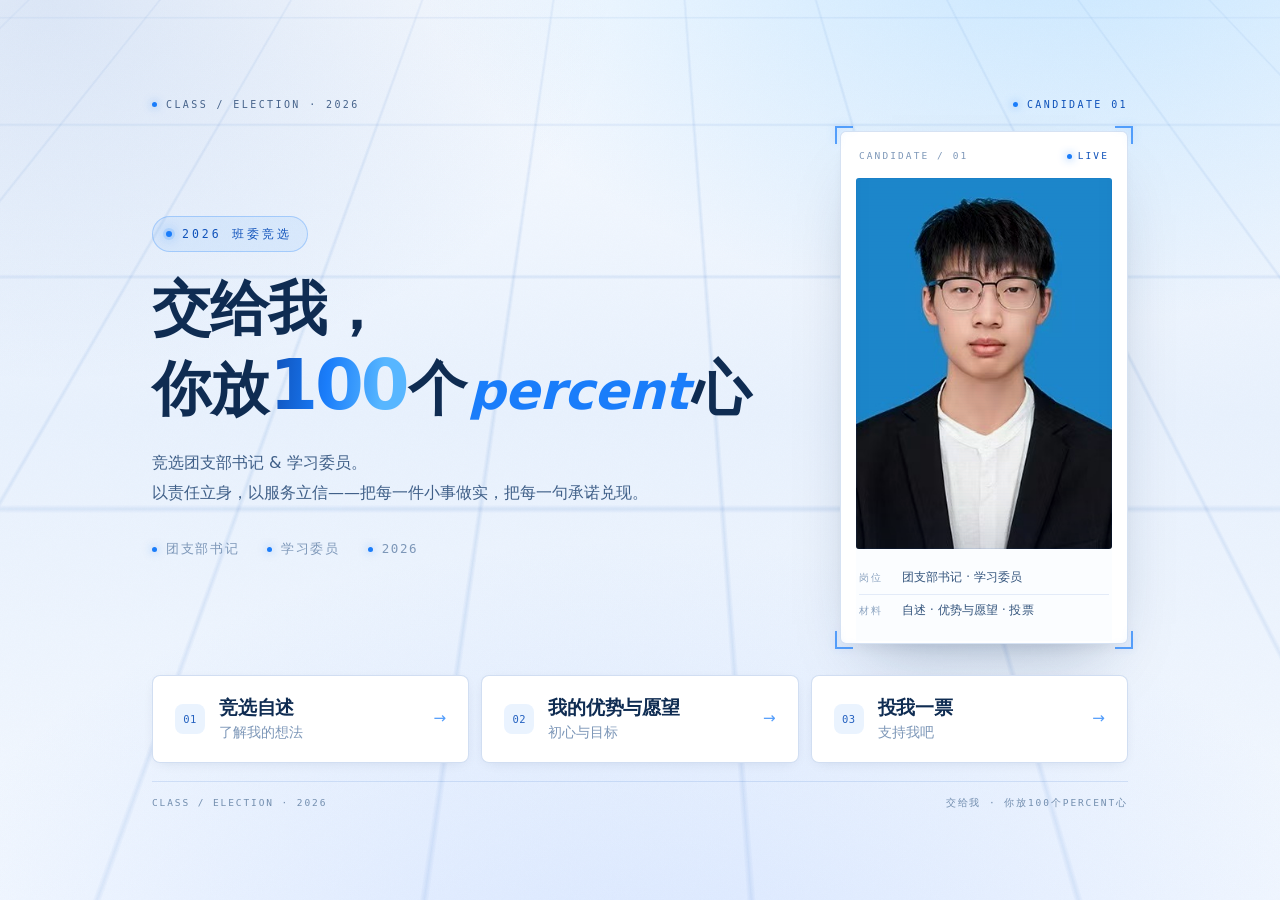
<file: index.html>
<!DOCTYPE html>
<html lang="zh-CN">
<head>
<meta charset="UTF-8">
<meta name="viewport" content="width=device-width, initial-scale=1.0">
<meta name="theme-color" content="#081226">
<meta name="description" content="班委竞选 · 竞选团支部书记与学习委员">
<title>交给我，你放100个percent心 · 班委竞选</title>
<link rel="icon" href="assets/favicon.svg" type="image/svg+xml">
<script>document.documentElement.classList.add("js")</script>
<link rel="stylesheet" href="style.css">
</head>
<body class="home">

<div class="bg-layer" aria-hidden="true"></div>
<div class="bg-grid" aria-hidden="true"></div>
<div class="bg-noise" aria-hidden="true"></div>
<div class="cursor-glow" id="glow" aria-hidden="true"></div>

<div class="screen">
  <div class="screen-inner wrap">

    <div class="topline rise rise-1">
      <span class="brand"><b></b>Class / Election · 2026</span>
      <span class="live"><i></i>Candidate 01</span>
    </div>

    <main class="stage">
      <div class="stage-copy">
        <span class="tag rise rise-1">2026 班委竞选</span>

        <h1 class="hero-title rise rise-2">
          <span class="l1">交给我，</span>
          <span class="l2">你放<span class="num">100</span>个<em>percent</em>心</span>
        </h1>

        <p class="hero-sub rise rise-3">
          竞选团支部书记 &amp; 学习委员。<br class="br-lg">
          以责任立身，以服务立信——把每一件小事做实，把每一句承诺兑现。
        </p>

        <div class="hero-meta rise rise-4">
          <span><i></i>团支部书记</span>
          <span><i></i>学习委员</span>
          <span><i></i>2026</span>
        </div>
      </div>

      <aside class="id-card rise rise-3">
        <div class="id-top">
          <span>CANDIDATE / 01</span>
          <span class="id-live"><i></i>LIVE</span>
        </div>

        <div class="id-photo">
          <img src="assets/portrait-blue.jpg" alt="竞选人证件照" width="318" height="460">
          <span class="id-scan" aria-hidden="true"></span>
          <span class="id-grain" aria-hidden="true"></span>
        </div>

        <div class="id-data">
          <div class="id-row">
            <b>岗位</b>
            <span>团支部书记 · 学习委员</span>
          </div>
          <div class="id-row">
            <b>材料</b>
            <span>自述 · 优势与愿望 · 投票</span>
          </div>
        </div>

        <span class="id-corner tl" aria-hidden="true"></span>
        <span class="id-corner tr" aria-hidden="true"></span>
        <span class="id-corner bl" aria-hidden="true"></span>
        <span class="id-corner br" aria-hidden="true"></span>
      </aside>
    </main>

    <nav class="mat-row rise rise-4" aria-label="竞选材料">
      <a href="about.html" class="mat">
        <span class="mat-no">01</span>
        <span class="mat-txt"><b>竞选自述</b><i>了解我的想法</i></span>
        <span class="mat-go" aria-hidden="true">→</span>
      </a>

      <a href="plan.html" class="mat">
        <span class="mat-no">02</span>
        <span class="mat-txt"><b>我的优势与愿望</b><i>初心与目标</i></span>
        <span class="mat-go" aria-hidden="true">→</span>
      </a>

      <a href="vote.html" class="mat">
        <span class="mat-no">03</span>
        <span class="mat-txt"><b>投我一票</b><i>支持我吧</i></span>
        <span class="mat-go" aria-hidden="true">→</span>
      </a>
    </nav>

    <footer class="foot">
      <span>Class / Election · 2026</span>
      <span>交给我 · 你放100个percent心</span>
    </footer>

  </div>
</div>

<div class="flash-wipe" aria-hidden="true"></div>
<script src="assets/motion.js"></script>

</body>
</html>
</file>
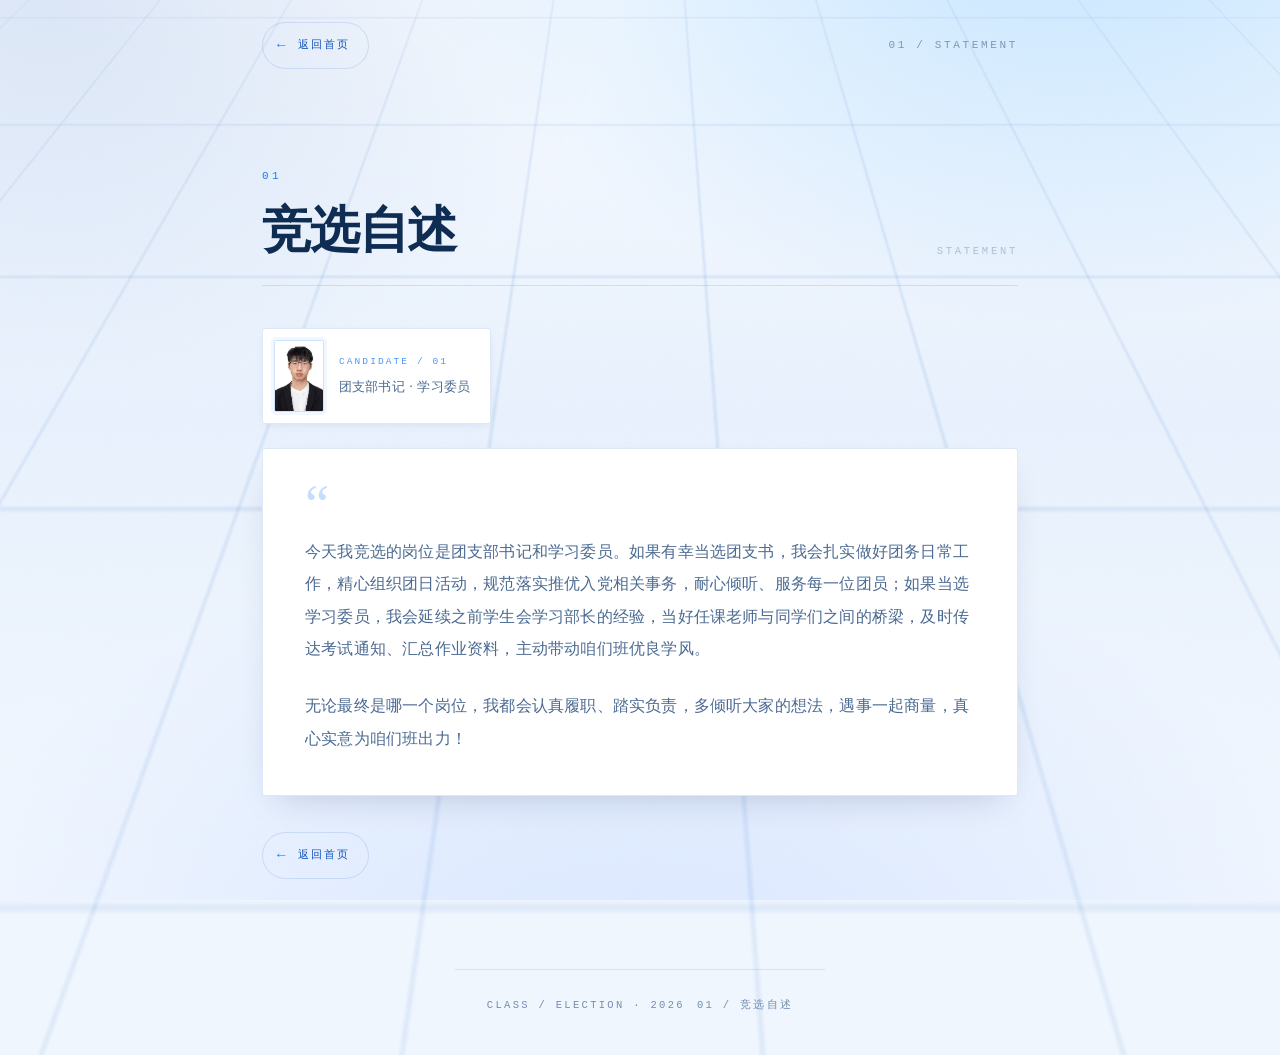
<file: about.html>
<!DOCTYPE html>
<html lang="zh-CN">
<head>
<meta charset="UTF-8">
<meta name="viewport" content="width=device-width, initial-scale=1.0">
<meta name="theme-color" content="#081226">
<title>竞选自述 · 交给我，你放100个percent心</title>
<link rel="icon" href="assets/favicon.svg" type="image/svg+xml">
<link rel="stylesheet" href="style.css">
</head>
<body>

<div class="bg-layer" aria-hidden="true"></div>
<div class="bg-grid" aria-hidden="true"></div>
<div class="bg-noise" aria-hidden="true"></div>
<div class="cursor-glow" id="glow" aria-hidden="true"></div>

<div class="subpage">
  <div class="wrap wrap-narrow">
    <div class="sub-top rise rise-1">
      <a href="index.html" class="back"><i>←</i> 返回首页</a>
      <span class="sub-code">01 / STATEMENT</span>
    </div>

    <main>
      <div class="sec-head rise rise-2">
        <span class="no">01</span>
        <h1>竞选自述</h1>
        <span class="deco">STATEMENT</span>
      </div>

      <div class="profile-strip rise rise-3">
        <div class="profile-avatar">
          <img src="assets/portrait-white.jpg" alt="竞选人证件照">
        </div>
        <div class="profile-meta">
          <span class="k">CANDIDATE / 01</span>
          <span class="v">团支部书记 · 学习委员</span>
        </div>
      </div>

      <section class="panel prose rise rise-4">
        <span class="quote-mark" aria-hidden="true">&ldquo;</span>
        <p>
          今天我竞选的岗位是团支部书记和学习委员。如果有幸当选团支书，我会扎实做好团务日常工作，精心组织团日活动，规范落实推优入党相关事务，耐心倾听、服务每一位团员；如果当选学习委员，我会延续之前学生会学习部长的经验，当好任课老师与同学们之间的桥梁，及时传达考试通知、汇总作业资料，主动带动咱们班优良学风。
        </p>
        <p>
          无论最终是哪一个岗位，我都会认真履职、踏实负责，多倾听大家的想法，遇事一起商量，真心实意为咱们班出力！
        </p>
      </section>

      <div class="rise rise-5" style="margin-top:36px">
        <a href="index.html" class="back"><i>←</i> 返回首页</a>
      </div>
    </main>
  </div>

  <footer class="foot">
    <span>CLASS / ELECTION · 2026</span>
    <span>01 / 竞选自述</span>
  </footer>
</div>

<div class="flash-wipe" aria-hidden="true"></div>
<script src="assets/motion.js"></script>

</body>
</html>
</file>
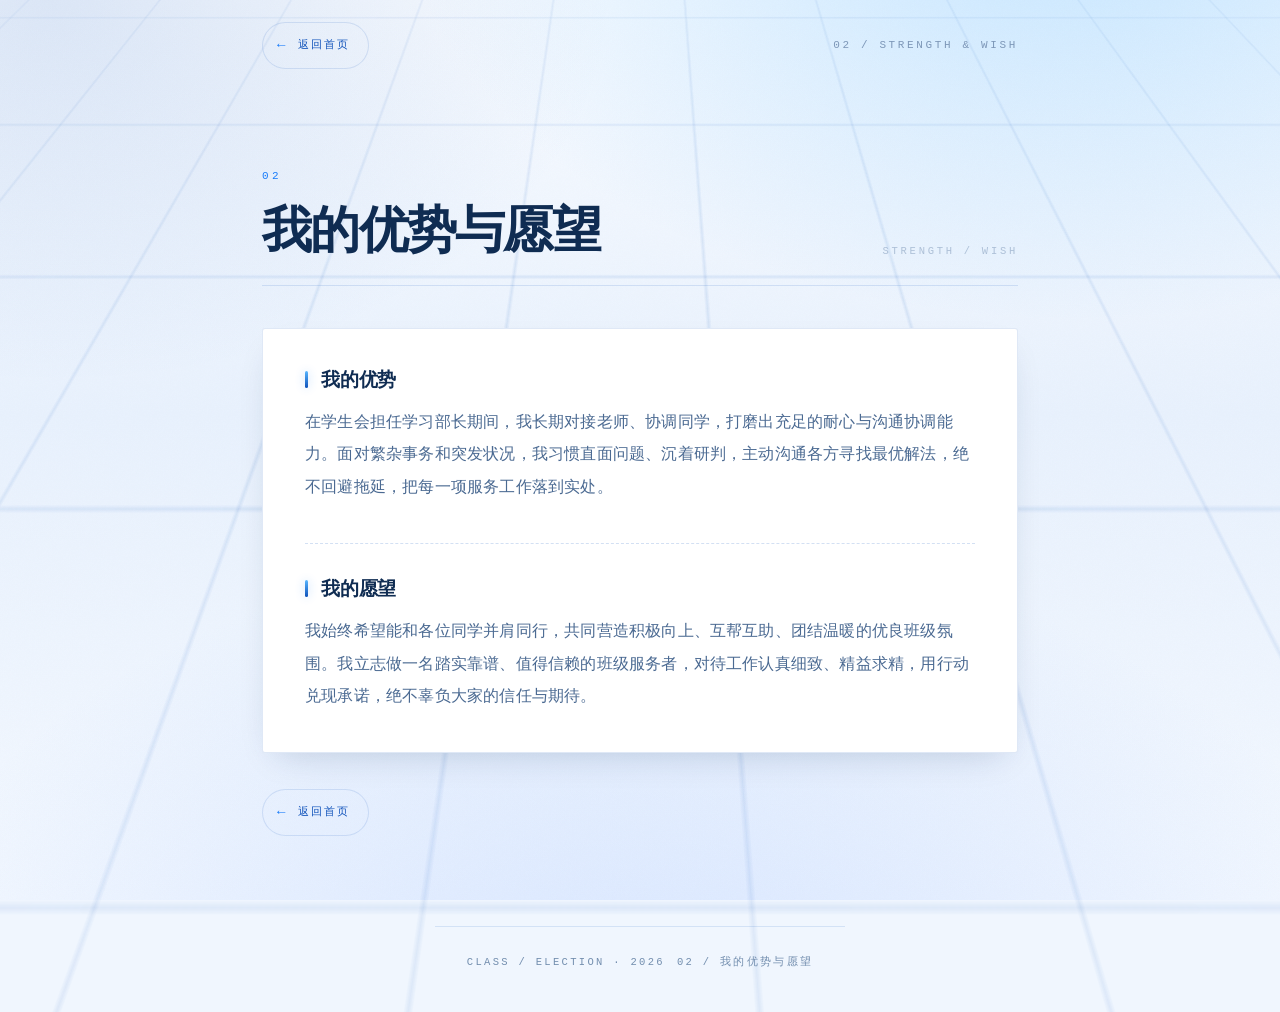
<file: plan.html>
<!DOCTYPE html>
<html lang="zh-CN">
<head>
<meta charset="UTF-8">
<meta name="viewport" content="width=device-width, initial-scale=1.0">
<meta name="theme-color" content="#081226">
<title>我的优势与愿望 · 交给我，你放100个percent心</title>
<link rel="icon" href="assets/favicon.svg" type="image/svg+xml">
<link rel="stylesheet" href="style.css">
</head>
<body>

<div class="bg-layer" aria-hidden="true"></div>
<div class="bg-grid" aria-hidden="true"></div>
<div class="bg-noise" aria-hidden="true"></div>
<div class="cursor-glow" id="glow" aria-hidden="true"></div>

<div class="subpage">
  <div class="wrap wrap-narrow">
    <div class="sub-top rise rise-1">
      <a href="index.html" class="back"><i>←</i> 返回首页</a>
      <span class="sub-code">02 / STRENGTH &amp; WISH</span>
    </div>

    <main>
      <div class="sec-head rise rise-2">
        <span class="no">02</span>
        <h1>我的优势与愿望</h1>
        <span class="deco">STRENGTH / WISH</span>
      </div>

      <section class="panel prose rise rise-3">
        <div class="block">
          <h2>我的优势</h2>
          <p>
            在学生会担任学习部长期间，我长期对接老师、协调同学，打磨出充足的耐心与沟通协调能力。面对繁杂事务和突发状况，我习惯直面问题、沉着研判，主动沟通各方寻找最优解法，绝不回避拖延，把每一项服务工作落到实处。
          </p>
        </div>

        <div class="block">
          <h2>我的愿望</h2>
          <p>
            我始终希望能和各位同学并肩同行，共同营造积极向上、互帮互助、团结温暖的优良班级氛围。我立志做一名踏实靠谱、值得信赖的班级服务者，对待工作认真细致、精益求精，用行动兑现承诺，绝不辜负大家的信任与期待。
          </p>
        </div>
      </section>

      <div class="rise rise-4" style="margin-top:36px">
        <a href="index.html" class="back"><i>←</i> 返回首页</a>
      </div>
    </main>
  </div>

  <footer class="foot">
    <span>CLASS / ELECTION · 2026</span>
    <span>02 / 我的优势与愿望</span>
  </footer>
</div>

<div class="flash-wipe" aria-hidden="true"></div>
<script src="assets/motion.js"></script>

</body>
</html>
</file>
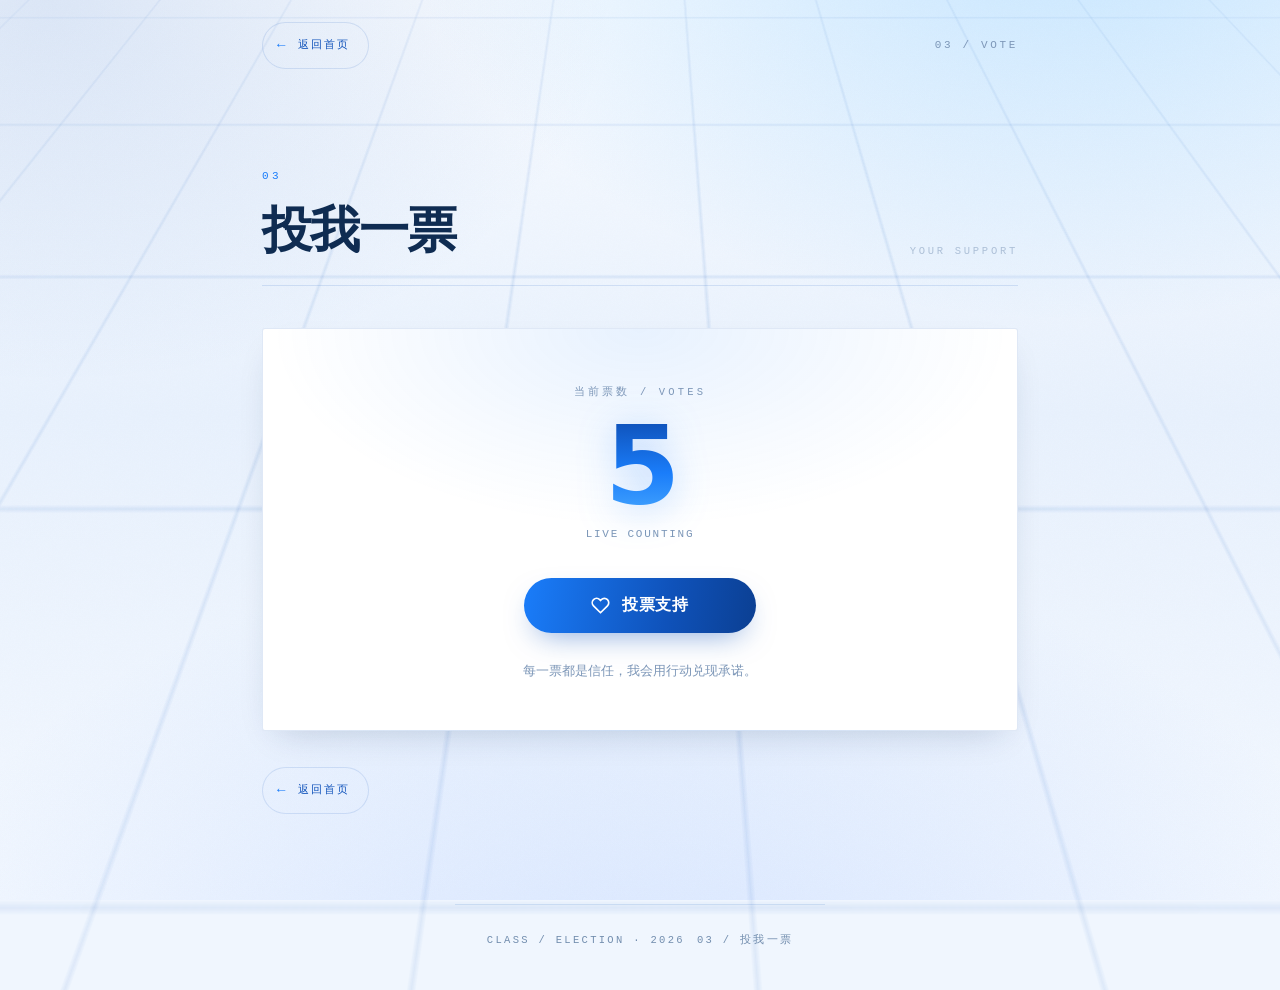
<file: vote.html>
<!DOCTYPE html>
<html lang="zh-CN">
<head>
<meta charset="UTF-8">
<meta name="viewport" content="width=device-width, initial-scale=1.0">
<meta name="theme-color" content="#081226">
<title>投我一票 · 交给我，你放100个percent心</title>
<link rel="icon" href="assets/favicon.svg" type="image/svg+xml">
<link rel="stylesheet" href="style.css">
</head>
<body>

<div class="bg-layer" aria-hidden="true"></div>
<div class="bg-grid" aria-hidden="true"></div>
<div class="bg-noise" aria-hidden="true"></div>
<div class="cursor-glow" id="glow" aria-hidden="true"></div>

<canvas id="fx" aria-hidden="true"></canvas>

<div class="subpage">
  <div class="wrap wrap-narrow">
    <div class="sub-top rise rise-1">
      <a href="index.html" class="back"><i>←</i> 返回首页</a>
      <span class="sub-code">03 / VOTE</span>
    </div>

    <main>
      <div class="sec-head rise rise-2">
        <span class="no">03</span>
        <h1>投我一票</h1>
        <span class="deco">YOUR SUPPORT</span>
      </div>

      <section class="vote-box rise rise-3">
        <div class="vote-label">当前票数 / VOTES</div>
        <div class="vote-num" id="voteNum">5</div>
        <div class="vote-hint">LIVE COUNTING</div>

        <button class="btn-vote" id="voteBtn" type="button">
          <svg viewBox="0 0 24 24" fill="none" stroke="currentColor" stroke-width="2.1" stroke-linecap="round" stroke-linejoin="round" aria-hidden="true">
            <path d="M20.8 4.6a5.5 5.5 0 0 0-7.8 0L12 5.7l-1-1.1a5.5 5.5 0 0 0-7.8 7.8l8.8 8.8 8.8-8.8a5.5 5.5 0 0 0 0-7.8z"/>
          </svg>
          投票支持
        </button>

        <p class="vote-note">每一票都是信任，我会用行动兑现承诺。</p>
      </section>

      <div class="rise rise-4" style="margin-top:36px">
        <a href="index.html" class="back"><i>←</i> 返回首页</a>
      </div>
    </main>
  </div>

  <footer class="foot">
    <span>CLASS / ELECTION · 2026</span>
    <span>03 / 投我一票</span>
  </footer>
</div>

<!-- 感谢弹窗 -->
<div class="popup" id="popup" role="dialog" aria-modal="true" aria-hidden="true">
  <div class="popup-card">
    <div class="popup-icon">
      <svg viewBox="0 0 24 24" fill="none" stroke-width="2.4" stroke-linecap="round" stroke-linejoin="round" aria-hidden="true">
        <path d="M20 6 9 17l-5-5"/>
      </svg>
    </div>
    <h2>感谢你的支持！</h2>
    <p>你的一票对我很重要</p>
    <button type="button" id="closePop">好的</button>
  </div>
</div>

<script>
(function () {
  /* ---------- 票数 ---------- */
  var num = 5;
  var dom = document.getElementById('voteNum');
  var btn = document.getElementById('voteBtn');
  var pop = document.getElementById('popup');

  function paint(bump) {
    dom.textContent = num;
    if (bump) {
      dom.classList.add('bump');
      setTimeout(function () { dom.classList.remove('bump'); }, 380);
    }
  }

  setInterval(function () {
    num++;
    paint(true);
  }, 2000);

  /* ---------- 粒子 ---------- */
  var cvs = document.getElementById('fx');
  var ctx = cvs.getContext('2d');
  var parts = [];
  var running = false;
  var dpr = Math.min(window.devicePixelRatio || 1, 2);

  function sizeCanvas() {
    cvs.width = innerWidth * dpr;
    cvs.height = innerHeight * dpr;
    cvs.style.width = innerWidth + 'px';
    cvs.style.height = innerHeight + 'px';
    ctx.setTransform(dpr, 0, 0, dpr, 0, 0);
  }
  sizeCanvas();
  window.addEventListener('resize', sizeCanvas);

  var COLORS = ['#67e8f9', '#22d3ee', '#3b82f6', '#a5b4fc', '#ffffff'];

  function burst(x, y) {
    for (var i = 0; i < 64; i++) {
      var a = (Math.PI * 2 * i) / 64 + Math.random() * 0.3;
      var sp = 2.4 + Math.random() * 7.6;
      parts.push({
        x: x, y: y,
        vx: Math.cos(a) * sp,
        vy: Math.sin(a) * sp - 1.6,
        life: 1,
        decay: 0.012 + Math.random() * 0.017,
        r: 1 + Math.random() * 2.6,
        c: COLORS[(Math.random() * COLORS.length) | 0]
      });
    }
    if (!running) { running = true; requestAnimationFrame(tick); }
  }

  function tick() {
    ctx.clearRect(0, 0, innerWidth, innerHeight);
    for (var i = parts.length - 1; i >= 0; i--) {
      var p = parts[i];
      p.vx *= 0.975;
      p.vy *= 0.975;
      p.vy += 0.11;
      p.x += p.vx;
      p.y += p.vy;
      p.life -= p.decay;
      if (p.life <= 0) { parts.splice(i, 1); continue; }
      ctx.globalAlpha = Math.max(p.life, 0);
      ctx.fillStyle = p.c;
      ctx.beginPath();
      ctx.arc(p.x, p.y, p.r * p.life, 0, Math.PI * 2);
      ctx.fill();
    }
    ctx.globalAlpha = 1;
    if (parts.length) {
      requestAnimationFrame(tick);
    } else {
      running = false;
      ctx.clearRect(0, 0, innerWidth, innerHeight);
    }
  }

  /* ---------- 投票 ---------- */
  btn.addEventListener('click', function (e) {
    var r = btn.getBoundingClientRect();
    burst(r.left + r.width / 2, r.top + r.height / 2);

    num++;
    paint(true);

    pop.classList.add('show');
    pop.setAttribute('aria-hidden', 'false');
    btn.disabled = true;
  });

  function closePop() {
    pop.classList.remove('show');
    pop.setAttribute('aria-hidden', 'true');
  }

  document.getElementById('closePop').addEventListener('click', closePop);
  pop.addEventListener('click', function (e) {
    if (e.target === pop) closePop();
  });
  document.addEventListener('keydown', function (e) {
    if (e.key === 'Escape') closePop();
  });
})();
</script>

<div class="flash-wipe" aria-hidden="true"></div>
<script src="assets/motion.js"></script>

</body>
</html>
</file>
<file: style.css>
/* ============================================================
   CLASS / ELECTION — Tech Promo Edition
   深空科技风 · 单文件样式表
   ============================================================ */

:root{
  --bg:        #071022;
  --bg-soft:   #0c1934;
  --ink:       #f6fbff;
  --ink-dim:   #d2e1f4;
  --muted:     #a2b7d3;
  --cyan:      #2ee4fc;
  --cyan-soft: #8bf3ff;
  --blue:      #5fa0ff;
  --line:      rgba(142, 196, 255, .24);
  --line-hi:   rgba(162, 222, 255, .58);
  --glow:      rgba(46, 228, 252, .42);

  --font: "Inter", system-ui, -apple-system, "Segoe UI", "PingFang SC",
          "HarmonyOS Sans SC", "Microsoft YaHei", sans-serif;
  --mono: "SFMono-Regular", ui-monospace, "JetBrains Mono", Consolas, monospace;

  --ease: cubic-bezier(.22, 1, .36, 1);
  --maxw: 1180px;
}

*, *::before, *::after{ box-sizing: border-box; }

html{ scroll-behavior: smooth; -webkit-text-size-adjust: 100%; }

body{
  margin: 0;
  background: var(--bg);
  color: var(--ink);
  font-family: var(--font);
  font-size: 16px;
  line-height: 1.78;
  -webkit-font-smoothing: antialiased;
  overflow-x: hidden;
  position: relative;
}

/* ---------- 背景层 ---------- */
.bg-layer{
  position: fixed;
  inset: 0;
  z-index: -2;
  pointer-events: none;
  background:
    radial-gradient(1100px 720px at 80% -10%, rgba(46, 228, 252, .26), transparent 64%),
    radial-gradient(920px 640px at 8% 4%,     rgba(95, 160, 255, .30), transparent 62%),
    radial-gradient(1200px 820px at 50% 116%, rgba(126, 132, 255, .22), transparent 66%),
    linear-gradient(180deg, #081226 0%, #0b1a35 46%, #081226 100%);
}

.bg-grid{
  position: fixed;
  inset: -10%;
  z-index: -2;
  pointer-events: none;
  background-image:
    linear-gradient(to right,  rgba(140, 200, 255, .15) 1px, transparent 1px),
    linear-gradient(to bottom, rgba(140, 200, 255, .15) 1px, transparent 1px);
  background-size: 72px 72px;
  transform: perspective(760px) rotateX(56deg) translateY(-6%) scale(1.55);
  transform-origin: 50% 0%;
  mask-image: radial-gradient(ellipse 78% 62% at 50% 30%, #000 8%, transparent 78%);
  -webkit-mask-image: radial-gradient(ellipse 78% 62% at 50% 30%, #000 8%, transparent 78%);
  opacity: .95;
  animation: gridDrift 26s linear infinite;
}
@keyframes gridDrift{
  to{ background-position: 0 72px, 72px 0; }
}

.bg-noise{
  position: fixed;
  inset: 0;
  z-index: -1;
  pointer-events: none;
  opacity: .035;
  mix-blend-mode: overlay;
  background-image: url("data:image/svg+xml,%3Csvg xmlns='http://www.w3.org/2000/svg' width='180' height='180'%3E%3Cfilter id='n'%3E%3CfeTurbulence type='fractalNoise' baseFrequency='.85' numOctaves='3' stitchTiles='stitch'/%3E%3C/filter%3E%3Crect width='180' height='180' filter='url(%23n)'/%3E%3C/svg%3E");
}

/* 鼠标跟随光晕 */
.cursor-glow{
  position: fixed;
  top: 0; left: 0;
  width: 620px; height: 620px;
  margin: -310px 0 0 -310px;
  border-radius: 50%;
  z-index: -1;
  pointer-events: none;
  background: radial-gradient(circle, rgba(34, 211, 238, .11), rgba(59, 130, 246, .05) 42%, transparent 68%);
  opacity: 0;
  transition: opacity .6s ease;
  will-change: transform;
}
body.has-pointer .cursor-glow{ opacity: 1; }

/* ---------- 排版基元 ---------- */
.wrap{
  width: 100%;
  max-width: var(--maxw);
  margin: 0 auto;
  padding: 0 32px;
}
.wrap-narrow{ max-width: 820px; }

h1, h2, h3, h4{
  margin: 0;
  font-weight: 800;
  letter-spacing: -.02em;
  line-height: 1.14;
  text-wrap: balance;
}

p{ margin: 0; }

a{ color: inherit; text-decoration: none; }

::selection{ background: rgba(34, 211, 238, .3); color: #fff; }

/* 编号标签 */
.tag{
  display: inline-flex;
  align-items: center;
  gap: 10px;
  font-family: var(--mono);
  font-size: 11.5px;
  letter-spacing: .26em;
  text-transform: uppercase;
  color: var(--cyan-soft);
  padding: 7px 15px 7px 13px;
  border: 1px solid rgba(46, 228, 252, .42);
  border-radius: 100px;
  background: rgba(46, 228, 252, .11);
  backdrop-filter: blur(6px);
}
.tag::before{
  content: "";
  width: 6px; height: 6px;
  border-radius: 50%;
  background: var(--cyan);
  box-shadow: 0 0 0 3px rgba(34, 211, 238, .16), 0 0 14px 2px rgba(34, 211, 238, .7);
  animation: pulse 2.4s ease-in-out infinite;
}
@keyframes pulse{
  0%, 100%{ opacity: 1; transform: scale(1); }
  50%      { opacity: .45; transform: scale(.82); }
}

/* ---------- 首页 ---------- */
.hero{
  position: relative;
  min-height: 90svh;
  display: flex;
  flex-direction: column;
  justify-content: center;
  padding-top: 112px;
  padding-bottom: 92px;
}

.hero-grid{
  display: grid;
  grid-template-columns: minmax(0, 1fr) 344px;
  gap: 60px;
  align-items: center;
}
.hero-main{ min-width: 0; }

.hero-title{
  margin: 26px 0 0;
  font-size: clamp(2.35rem, 5.4vw, 4.35rem);
  font-weight: 900;
  line-height: 1.12;
  letter-spacing: -.018em;
}
.hero-title .l1{ display: block; color: var(--ink); }
.hero-title .l2{ display: block; margin-top: .06em; white-space: nowrap; }

.hero-title .num{
  font-size: 1.2em;
  font-weight: 900;
  letter-spacing: -.045em;
  background: linear-gradient(96deg, #ffffff 4%, var(--cyan-soft) 34%, var(--blue) 74%);
  -webkit-background-clip: text;
  background-clip: text;
  color: transparent;
  text-shadow: 0 0 52px rgba(34, 211, 238, .34);
  padding: 0 .02em;
}

.hero-title em{
  font-family: var(--font);
  font-style: italic;
  font-weight: 800;
  font-size: .88em;
  letter-spacing: -.01em;
  padding: 0 .06em 0 .05em;
  color: var(--cyan-soft);
  text-shadow: 0 0 26px rgba(34, 211, 238, .6);
}

.hero-sub{
  margin-top: 28px;
  font-size: clamp(.98rem, 1.45vw, 1.06rem);
  line-height: 1.95;
  color: var(--ink-dim);
  max-width: 600px;
  text-wrap: pretty;
}

.hero-meta{
  margin-top: 34px;
  display: flex;
  flex-wrap: wrap;
  gap: 10px 28px;
  font-family: var(--mono);
  font-size: 12px;
  letter-spacing: .13em;
  color: var(--muted);
  text-transform: uppercase;
}
.hero-meta span{ display: inline-flex; align-items: center; gap: 9px; }
.hero-meta i{
  width: 5px; height: 5px;
  border-radius: 50%;
  background: var(--cyan);
  box-shadow: 0 0 10px var(--cyan);
  font-style: normal;
}

/* ---------- 数字档案卡 ---------- */
.id-card{
  position: relative;
  justify-self: end;
  width: 100%;
  max-width: 330px;
  padding: 15px 15px 2px;
  border: 1px solid rgba(122, 200, 255, .22);
  border-radius: 6px;
  background:
    linear-gradient(158deg, rgba(26, 56, 98, .5), rgba(6, 12, 22, .84) 46%, rgba(4, 9, 17, .94)),
    rgba(6, 11, 20, .9);
  backdrop-filter: blur(14px);
  box-shadow:
    inset 0 1px 0 rgba(255, 255, 255, .05),
    0 0 62px -20px rgba(34, 211, 238, .45),
    0 44px 96px -34px #000;
  transform: perspective(1100px) rotateY(-7deg) rotateX(1.5deg);
  transform-origin: 100% 50%;
  transition: transform .9s var(--ease), box-shadow .9s var(--ease);
}
.id-card:hover{
  transform: perspective(1100px) rotateY(0deg) rotateX(0deg) translateY(-7px);
  box-shadow:
    inset 0 1px 0 rgba(255, 255, 255, .07),
    0 0 90px -16px rgba(34, 211, 238, .62),
    0 50px 110px -30px #000;
}

.id-top{
  display: flex;
  align-items: center;
  justify-content: space-between;
  padding: 1px 3px 13px;
  font-family: var(--mono);
  font-size: 9.5px;
  letter-spacing: .22em;
  text-transform: uppercase;
  color: rgba(159, 178, 204, .82);
}
.id-live{
  display: inline-flex;
  align-items: center;
  gap: 6px;
  color: var(--cyan-soft);
}
.id-live i{
  width: 5px; height: 5px;
  border-radius: 50%;
  background: var(--cyan);
  box-shadow: 0 0 9px var(--cyan);
  animation: pulse 2s ease-in-out infinite;
}

.id-photo{
  position: relative;
  overflow: hidden;
  border-radius: 3px;
  aspect-ratio: 318 / 460;
  background: #0a1524;
  isolation: isolate;
}
.id-photo img{
  width: 100%;
  height: 100%;
  object-fit: cover;
  object-position: 50% 12%;
  display: block;
  filter: brightness(.95) contrast(1.06) saturate(.94);
}
.id-photo::after{
  content: "";
  position: absolute;
  inset: 0;
  pointer-events: none;
  box-shadow:
    inset 0 0 0 1px rgba(160, 220, 255, .18),
    inset 0 -70px 70px -44px rgba(4, 9, 17, .9);
}

/* 扫描光带 */
.id-scan{
  position: absolute;
  left: 0; right: 0;
  height: 26%;
  z-index: 2;
  pointer-events: none;
  mix-blend-mode: screen;
  background: linear-gradient(to bottom,
    transparent,
    rgba(103, 232, 249, .1) 46%,
    rgba(190, 246, 255, .26) 50%,
    rgba(103, 232, 249, .1) 54%,
    transparent);
  animation: scanY 5.2s cubic-bezier(.55, 0, .45, 1) infinite;
}
@keyframes scanY{
  0%   { transform: translateY(-115%); opacity: 0; }
  12%  { opacity: .9; }
  86%  { opacity: .9; }
  100% { transform: translateY(400%); opacity: 0; }
}

/* 扫描线纹理 */
.id-grain{
  position: absolute;
  inset: 0;
  z-index: 1;
  pointer-events: none;
  opacity: .5;
  mix-blend-mode: soft-light;
  background: repeating-linear-gradient(
    to bottom,
    rgba(190, 240, 255, .18) 0px,
    rgba(190, 240, 255, .18) 1px,
    transparent 1px,
    transparent 3px
  );
}

.id-data{ padding: 13px 3px 15px; }
.id-row{
  display: flex;
  align-items: baseline;
  gap: 11px;
  padding: 7px 0;
  border-top: 1px solid rgba(122, 176, 255, .1);
}
.id-row:first-child{ border-top: 0; }
.id-row b{
  flex: 0 0 32px;
  font-family: var(--mono);
  font-size: 9.5px;
  font-weight: 400;
  letter-spacing: .16em;
  color: rgba(107, 127, 156, .95);
}
.id-row span{
  font-size: 11.5px;
  letter-spacing: .01em;
  color: #c6d6ea;
  line-height: 1.55;
}

/* HUD 四角 */
.id-corner{
  position: absolute;
  width: 18px; height: 18px;
  border: 2px solid rgba(103, 232, 249, .8);
  pointer-events: none;
  filter: drop-shadow(0 0 7px rgba(34, 211, 238, .85));
}
.id-corner.tl{ top: -6px;  left: -6px;  border-right: 0; border-bottom: 0; }
.id-corner.tr{ top: -6px;  right: -6px; border-left: 0;  border-bottom: 0; }
.id-corner.bl{ bottom: -6px; left: -6px; border-right: 0; border-top: 0; }
.id-corner.br{ bottom: -6px; right: -6px; border-left: 0; border-top: 0; }

/* 滚动提示 */
.scroll-cue{
  position: absolute;
  left: 32px;
  bottom: 34px;
  display: flex;
  align-items: center;
  gap: 12px;
  font-family: var(--mono);
  font-size: 10px;
  letter-spacing: .3em;
  text-transform: uppercase;
  color: rgba(159, 178, 204, .95);
}
.scroll-cue i{
  display: block;
  width: 1px; height: 30px;
  background: linear-gradient(180deg, rgba(34, 211, 238, .9), transparent);
  position: relative;
  overflow: hidden;
}
.scroll-cue i::after{
  content: "";
  position: absolute;
  top: 0; left: 0;
  width: 1px; height: 12px;
  background: var(--cyan-soft);
  box-shadow: 0 0 8px var(--cyan);
  animation: cueDrop 2.2s var(--ease) infinite;
}
@keyframes cueDrop{
  0%  { transform: translateY(-14px); opacity: 0; }
  40% { opacity: 1; }
  100%{ transform: translateY(32px); opacity: 0; }
}

/* 分隔光线 */
.rule{
  height: 1px;
  margin: 0;
  border: 0;
  background: linear-gradient(90deg,
    transparent, rgba(122, 200, 255, .1) 12%, rgba(122, 200, 255, .42) 50%, rgba(122, 200, 255, .1) 88%, transparent);
  position: relative;
}
.rule::after{
  content: "";
  position: absolute;
  top: -1px; left: 0;
  width: 170px; height: 3px;
  border-radius: 3px;
  background: linear-gradient(90deg, transparent, var(--cyan-soft), transparent);
  filter: blur(1.2px);
  animation: ruleRun 7s var(--ease) infinite;
}
@keyframes ruleRun{
  0%  { transform: translateX(-180px); opacity: 0; }
  15% { opacity: 1; }
  85% { opacity: 1; }
  100%{ transform: translateX(min(1180px, 100vw)); opacity: 0; }
}

/* ---------- 三个栏目 ---------- */
.entries-block{ padding-top: 74px; padding-bottom: 108px; }

.entries-head{
  display: flex;
  align-items: baseline;
  justify-content: space-between;
  gap: 20px;
  margin-bottom: 30px;
}
.entries-head h2{
  font-size: 13px;
  font-weight: 700;
  letter-spacing: .24em;
  text-transform: uppercase;
  font-family: var(--mono);
  color: var(--muted);
}
.entries-head span{
  font-family: var(--mono);
  font-size: 11px;
  letter-spacing: .2em;
  color: rgba(107, 127, 156, .7);
}

.entries{
  display: grid;
  grid-template-columns: repeat(3, 1fr);
  gap: 18px;
}

.entry{
  position: relative;
  display: flex;
  flex-direction: column;
  min-height: 232px;
  padding: 30px 28px 26px;
  border: 1px solid var(--line);
  border-radius: 3px;
  background:
    linear-gradient(180deg, rgba(255, 255, 255, .038), rgba(255, 255, 255, .008)),
    rgba(7, 13, 25, .55);
  backdrop-filter: blur(12px);
  overflow: hidden;
  transition: transform .5s var(--ease), border-color .4s ease, box-shadow .5s ease;
  --mx: 50%; --my: 50%;
}

/* 鼠标跟随的内部高光 */
.entry::before{
  content: "";
  position: absolute;
  inset: 0;
  opacity: 0;
  transition: opacity .45s ease;
  background: radial-gradient(340px circle at var(--mx) var(--my),
    rgba(34, 211, 238, .13), transparent 62%);
  pointer-events: none;
}
/* 顶部高光线 */
.entry::after{
  content: "";
  position: absolute;
  top: 0; left: 12%; right: 12%;
  height: 1px;
  background: linear-gradient(90deg, transparent, rgba(103, 232, 249, .9), transparent);
  opacity: 0;
  transition: opacity .45s ease;
  pointer-events: none;
}

.entry:hover,
.entry:focus-visible{
  transform: translateY(-7px);
  border-color: var(--line-hi);
  box-shadow: 0 26px 60px -22px rgba(0, 0, 0, .95), 0 0 46px -12px rgba(34, 211, 238, .26);
  outline: none;
}
.entry:hover::before,
.entry:focus-visible::before{ opacity: 1; }
.entry:hover::after,
.entry:focus-visible::after{ opacity: 1; }

.entry .idx{
  font-family: var(--mono);
  font-size: 11px;
  letter-spacing: .22em;
  color: var(--cyan);
  opacity: .68;
}

.entry h3{
  margin-top: auto;
  font-size: 1.4rem;
  font-weight: 800;
  letter-spacing: -.015em;
  color: var(--ink);
}

.entry p{
  margin-top: 8px;
  font-size: .9rem;
  color: var(--muted);
}

.entry .go{
  margin-top: 22px;
  display: flex;
  align-items: center;
  justify-content: space-between;
  padding-top: 16px;
  border-top: 1px solid rgba(122, 176, 255, .1);
  font-family: var(--mono);
  font-size: 10.5px;
  letter-spacing: .22em;
  text-transform: uppercase;
  color: var(--ink-dim);
}
.entry .go i{
  font-style: normal;
  font-size: 15px;
  color: var(--cyan);
  transition: transform .45s var(--ease);
  display: inline-block;
}
.entry:hover .go i{ transform: translateX(7px); }

.br-lg{ display: inline; }

/* ---------- 页脚 ---------- */
.foot{
  max-width: var(--maxw);
  margin: 0 auto;
  padding: 26px 32px 40px;
  display: flex;
  flex-wrap: wrap;
  align-items: center;
  justify-content: space-between;
  gap: 12px;
  border-top: 1px solid rgba(122, 176, 255, .08);
  font-family: var(--mono);
  font-size: 10.5px;
  letter-spacing: .22em;
  text-transform: uppercase;
  color: rgba(107, 127, 156, .85);
}

/* ---------- 子页面 ---------- */
.subpage{
  min-height: 100svh;
  display: flex;
  flex-direction: column;
  padding: 0 0 0;
}
.subpage main{ flex: 1; padding: 46px 0 90px; }

.back{
  display: inline-flex;
  align-items: center;
  gap: 10px;
  padding: 10px 18px 10px 14px;
  border: 1px solid var(--line);
  border-radius: 100px;
  font-family: var(--mono);
  font-size: 11px;
  letter-spacing: .2em;
  text-transform: uppercase;
  color: var(--ink-dim);
  background: rgba(255, 255, 255, .025);
  backdrop-filter: blur(8px);
  transition: all .35s var(--ease);
  cursor: pointer;
}
.back i{
  font-style: normal;
  font-size: 14px;
  color: var(--cyan);
  transition: transform .35s var(--ease);
}
.back:hover{
  color: #fff;
  border-color: var(--line-hi);
  background: rgba(34, 211, 238, .09);
  box-shadow: 0 0 26px -6px rgba(34, 211, 238, .5);
}
.back:hover i{ transform: translateX(-4px); }

.sub-top{
  display: flex;
  align-items: center;
  justify-content: space-between;
  gap: 16px;
  padding: 22px 0 0;
}

.sub-code{
  font-family: var(--mono);
  font-size: 11px;
  letter-spacing: .24em;
  color: rgba(107, 127, 156, .8);
  text-transform: uppercase;
}

/* 大标题区 */
.sec-head{
  position: relative;
  margin: 52px 0 42px;
  padding-bottom: 26px;
  border-bottom: 1px solid var(--line);
}
.sec-head .no{
  display: block;
  font-family: var(--mono);
  font-size: 11px;
  letter-spacing: .3em;
  color: var(--cyan);
  margin-bottom: 16px;
}
.sec-head h1{
  font-size: clamp(2rem, 4.6vw, 3.1rem);
  font-weight: 900;
  letter-spacing: -.035em;
  background: linear-gradient(180deg, #ffffff 20%, #a8bdd8 130%);
  -webkit-background-clip: text;
  background-clip: text;
  color: transparent;
}
.sec-head .deco{
  position: absolute;
  right: 0; bottom: 24px;
  font-family: var(--mono);
  font-size: 10.5px;
  letter-spacing: .26em;
  color: rgba(107, 127, 156, .5);
  text-transform: uppercase;
}

.profile-strip{
  display: inline-flex;
  align-items: center;
  gap: 15px;
  margin: 0 0 24px;
  padding: 11px 20px 11px 11px;
  border: 1px solid var(--line);
  border-radius: 3px;
  background: rgba(255, 255, 255, .022);
  backdrop-filter: blur(8px);
}
.profile-avatar{
  flex: 0 0 auto;
  width: 50px;
  aspect-ratio: 318 / 460;
  overflow: hidden;
  border-radius: 2px;
  border: 1px solid rgba(140, 210, 255, .3);
  box-shadow: 0 0 18px -6px rgba(34, 211, 238, .5);
}
.profile-avatar img{
  width: 100%; height: 100%;
  object-fit: cover;
  display: block;
  filter: brightness(.92) contrast(1.03) saturate(.95);
}
.profile-meta{ display: flex; flex-direction: column; gap: 4px; }
.profile-meta .k{
  font-family: var(--mono);
  font-size: 9.5px;
  letter-spacing: .22em;
  color: var(--cyan);
  opacity: .8;
}
.profile-meta .v{
  font-size: 13px;
  color: #cfdcee;
  letter-spacing: .01em;
}

.panel{
  border: 1px solid var(--line);
  border-radius: 3px;
  background:
    linear-gradient(180deg, rgba(255, 255, 255, .032), rgba(255, 255, 255, .006)),
    rgba(7, 13, 25, .5);
  backdrop-filter: blur(10px);
  padding: 40px 42px;
}

.prose p{
  text-wrap: pretty;
  font-size: 1.02rem;
  line-height: 1.98;
  color: #c3d3e8;
  letter-spacing: .012em;
}
.prose p + p{ margin-top: 1.55em; }

.prose .block{
  margin-top: 40px;
  padding-top: 34px;
  border-top: 1px dashed rgba(122, 176, 255, .16);
}
.prose .block:first-child{ margin-top: 0; padding-top: 0; border-top: 0; }

.prose h2{
  display: flex;
  align-items: center;
  gap: 13px;
  margin-bottom: 16px;
  font-size: 1.16rem;
  font-weight: 800;
  color: #fff;
  letter-spacing: -.01em;
}
.prose h2::before{
  content: "";
  width: 3px; height: 17px;
  border-radius: 2px;
  background: linear-gradient(180deg, var(--cyan-soft), var(--blue));
  box-shadow: 0 0 12px var(--glow);
}

.quote-mark{
  font-family: Georgia, serif;
  font-size: 3.4rem;
  line-height: .6;
  color: rgba(34, 211, 238, .3);
  display: block;
  margin-bottom: 14px;
}

/* ---------- 投票页 ---------- */
.vote-box{
  position: relative;
  text-align: center;
  padding: 54px 40px 48px;
  border: 1px solid var(--line);
  border-radius: 3px;
  background:
    radial-gradient(560px 300px at 50% 0%, rgba(34, 211, 238, .1), transparent 66%),
    linear-gradient(180deg, rgba(255, 255, 255, .038), rgba(255, 255, 255, .006)),
    rgba(7, 13, 25, .55);
  backdrop-filter: blur(10px);
  overflow: hidden;
}

.vote-label{
  font-family: var(--mono);
  font-size: 10.5px;
  letter-spacing: .3em;
  text-transform: uppercase;
  color: var(--muted);
}

.vote-num{
  margin: 10px 0 4px;
  font-size: clamp(4.2rem, 12vw, 6.8rem);
  font-weight: 900;
  line-height: 1;
  letter-spacing: -.05em;
  font-variant-numeric: tabular-nums;
  background: linear-gradient(180deg, #ffffff 10%, var(--cyan-soft) 58%, var(--blue) 118%);
  -webkit-background-clip: text;
  background-clip: text;
  color: transparent;
  filter: drop-shadow(0 0 34px rgba(34, 211, 238, .38));
  transition: transform .4s var(--ease);
}
.vote-num.bump{ transform: scale(1.075); }

.vote-hint{
  font-family: var(--mono);
  font-size: 11px;
  letter-spacing: .16em;
  color: rgba(107, 127, 156, .85);
  margin-bottom: 34px;
}

.btn-vote{
  position: relative;
  display: inline-flex;
  align-items: center;
  justify-content: center;
  gap: 12px;
  min-width: 232px;
  padding: 17px 40px;
  border: 0;
  border-radius: 100px;
  font-family: var(--font);
  font-size: 1rem;
  font-weight: 700;
  letter-spacing: .04em;
  color: #01121a;
  background: linear-gradient(100deg, var(--cyan-soft), var(--cyan) 46%, var(--blue));
  cursor: pointer;
  overflow: hidden;
  box-shadow: 0 0 0 1px rgba(103, 232, 249, .5), 0 14px 44px -12px rgba(34, 211, 238, .8);
  transition: transform .3s var(--ease), box-shadow .4s ease, filter .4s ease;
}
.btn-vote svg{ width: 19px; height: 19px; }
.btn-vote::after{
  content: "";
  position: absolute;
  top: 0; left: -60%;
  width: 45%; height: 100%;
  background: linear-gradient(100deg, transparent, rgba(255, 255, 255, .62), transparent);
  transform: skewX(-22deg);
  animation: sheen 3.6s ease-in-out infinite;
}
@keyframes sheen{
  0%, 62% { left: -60%; }
  92%,100%{ left: 130%; }
}
.btn-vote:hover{
  transform: translateY(-3px);
  box-shadow: 0 0 0 1px rgba(103, 232, 249, .8), 0 22px 58px -14px rgba(34, 211, 238, 1);
  filter: brightness(1.06);
}
.btn-vote:active{ transform: translateY(0) scale(.985); }

.btn-vote[disabled]{
  cursor: default;
  filter: grayscale(.55) brightness(.72);
  box-shadow: 0 0 0 1px rgba(122, 176, 255, .2);
  transform: none;
}
.btn-vote[disabled]::after{ animation: none; opacity: 0; }

.vote-note{
  margin-top: 26px;
  font-size: .8rem;
  color: rgba(107, 127, 156, .9);
  line-height: 1.8;
}

/* 弹窗 */
.popup{
  position: fixed;
  inset: 0;
  z-index: 90;
  display: flex;
  align-items: center;
  justify-content: center;
  padding: 24px;
  background: rgba(2, 5, 11, .82);
  backdrop-filter: blur(11px);
  opacity: 0;
  visibility: hidden;
  transition: opacity .4s ease, visibility .4s;
}
.popup.show{ opacity: 1; visibility: visible; }

.popup-card{
  position: relative;
  width: 100%;
  max-width: 372px;
  padding: 44px 34px 34px;
  text-align: center;
  border: 1px solid rgba(103, 232, 249, .45);
  border-radius: 5px;
  background:
    radial-gradient(440px 240px at 50% -12%, rgba(34, 211, 238, .22), transparent 68%),
    linear-gradient(180deg, #0c1829, #080f1c);
  box-shadow:
    0 0 0 1px rgba(255, 255, 255, .05),
    0 44px 96px -24px #000,
    0 0 80px -18px rgba(34, 211, 238, .62);
  transform: translateY(14px) scale(.96);
  transition: transform .5s var(--ease);
}
.popup.show .popup-card{ transform: translateY(0) scale(1); }

.popup-icon{
  width: 62px; height: 62px;
  margin: 0 auto 20px;
  display: grid;
  place-items: center;
  border-radius: 50%;
  border: 1px solid rgba(103, 232, 249, .4);
  background: rgba(34, 211, 238, .1);
  box-shadow: 0 0 34px -6px rgba(34, 211, 238, .7), inset 0 0 20px rgba(34, 211, 238, .12);
}
.popup-icon svg{ width: 28px; height: 28px; stroke: var(--cyan-soft); }

.popup-card h2{
  font-size: 1.38rem;
  font-weight: 800;
  color: #fff;
  letter-spacing: -.01em;
}
.popup-card p{
  margin-top: 9px;
  font-size: .92rem;
  color: #b6c8de;
}
.popup-card button{
  margin-top: 28px;
  width: 100%;
  padding: 13px;
  border: 1px solid rgba(103, 232, 249, .4);
  border-radius: 100px;
  background: rgba(34, 211, 238, .13);
  color: #e8fbff;
  font-family: var(--font);
  font-size: .94rem;
  font-weight: 700;
  letter-spacing: .06em;
  cursor: pointer;
  transition: all .3s ease;
}
.popup-card button:hover{
  background: rgba(34, 211, 238, .26);
  box-shadow: 0 0 30px -6px rgba(34, 211, 238, .8);
}

/* 粒子画布 */
#fx{
  position: fixed;
  inset: 0;
  z-index: 80;
  pointer-events: none;
}

/* ---------- 入场动画 ---------- */
.rise{
  opacity: 0;
  transform: translateY(26px);
  animation: riseIn .95s var(--ease) forwards;
}
.rise-1{ animation-delay: .06s; }
.rise-2{ animation-delay: .17s; }
.rise-3{ animation-delay: .29s; }
.rise-4{ animation-delay: .41s; }
.rise-5{ animation-delay: .53s; }
@keyframes riseIn{
  to{ opacity: 1; transform: translateY(0); }
}

/* 滚动淡入 */
.reveal{
  transition: opacity 1s var(--ease), transform 1s var(--ease);
}
/* 只有确认 JS 可用时才隐藏，避免脚本异常导致内容永久空白 */
.js .reveal:not(.in){
  opacity: 0;
  transform: translateY(34px);
}
.reveal.in{
  opacity: 1;
  transform: translateY(0);
}

/* 顶部品牌水印（非导航，不拦截点击） */
.watermark{
  position: fixed;
  top: 26px; left: 32px;
  z-index: 60;
  display: flex;
  align-items: center;
  gap: 11px;
  font-family: var(--mono);
  font-size: 10.5px;
  letter-spacing: .28em;
  text-transform: uppercase;
  color: rgba(159, 178, 204, .72);
  pointer-events: none;
  mix-blend-mode: screen;
}
.watermark b{
  width: 7px; height: 7px;
  border-radius: 50%;
  background: var(--cyan);
  box-shadow: 0 0 12px var(--cyan);
}

/* ---------- 响应式 ---------- */
@media (max-width: 1000px){
  .hero-grid{
    grid-template-columns: minmax(0, 1fr);
    gap: 46px;
  }
  .hero-main{ min-width: 0; }
  .id-card{
    justify-self: start;
    max-width: 306px;
    order: 2;
    transform: perspective(1100px) rotateY(-4deg);
  }
  .br-lg{ display: none; }
  .hero-title{ font-size: clamp(1.95rem, 7.9vw, 3rem); }
  .hero-title .l2{ white-space: normal; }
  .scroll-cue{ display: none; }
  .entries{ grid-template-columns: 1fr; }
  .entry{ min-height: 0; padding: 24px 22px; }
  .entry h3{ margin-top: 26px; }
}

@media (max-width: 640px){
  body{ font-size: 15px; }
  .wrap{ padding: 0 20px; }
  .hero{ padding-top: 82px; padding-bottom: 64px; min-height: auto; }
  .hero-grid{ gap: 40px; }
  .id-card{ max-width: 264px; transform: none; }
  .entries-block{ padding-top: 54px; padding-bottom: 74px; }
  .profile-strip{
  display: inline-flex;
  align-items: center;
  gap: 15px;
  margin: 0 0 24px;
  padding: 11px 20px 11px 11px;
  border: 1px solid var(--line);
  border-radius: 3px;
  background: rgba(255, 255, 255, .022);
  backdrop-filter: blur(8px);
}
.profile-avatar{
  flex: 0 0 auto;
  width: 50px;
  aspect-ratio: 318 / 460;
  overflow: hidden;
  border-radius: 2px;
  border: 1px solid rgba(140, 210, 255, .3);
  box-shadow: 0 0 18px -6px rgba(34, 211, 238, .5);
}
.profile-avatar img{
  width: 100%; height: 100%;
  object-fit: cover;
  display: block;
  filter: brightness(.92) contrast(1.03) saturate(.95);
}
.profile-meta{ display: flex; flex-direction: column; gap: 4px; }
.profile-meta .k{
  font-family: var(--mono);
  font-size: 9.5px;
  letter-spacing: .22em;
  color: var(--cyan);
  opacity: .8;
}
.profile-meta .v{
  font-size: 13px;
  color: #cfdcee;
  letter-spacing: .01em;
}

.panel{ padding: 28px 22px; }
  .prose p{ font-size: .97rem; line-height: 1.95; }
  .vote-box{ padding: 40px 22px 36px; }
  .foot{ padding: 22px 20px 34px; flex-direction: column; align-items: flex-start; gap: 7px; }
  .watermark{ top: 20px; left: 20px; font-size: 9.5px; letter-spacing: .22em; }
  .sub-top{ padding: 58px 0 0; }
  .sec-head{ margin: 38px 0 30px; }
  .sec-head .deco{ display: none; }
  .btn-vote{ width: 100%; min-width: 0; }
}

/* ============================================================
   首页 · 一屏布局（标题 + 档案卡 + 三个入口，一屏装完不滚动）
   ============================================================ */
.screen{
  min-height: 100svh;
  display: flex;
  flex-direction: column;
  padding: clamp(16px, 2.4vh, 26px) 0 clamp(10px, 1.6vh, 18px);
}
.screen-inner{
  flex: 1;
  min-height: 0;
  display: flex;
  flex-direction: column;
  justify-content: center;
  gap: clamp(14px, 2vh, 24px);
}

/* 顶行状态条 */
.topline{
  display: flex;
  align-items: center;
  justify-content: space-between;
  gap: 16px;
  font-family: var(--mono);
  font-size: 10px;
  letter-spacing: .24em;
  text-transform: uppercase;
  color: rgba(162, 183, 211, .95);
}
.topline .brand,
.topline .live{ display: inline-flex; align-items: center; gap: 9px; }
.topline .brand b,
.topline .live i{
  width: 5px; height: 5px;
  border-radius: 50%;
  background: var(--cyan);
  box-shadow: 0 0 10px var(--cyan);
}
.topline .live{ color: rgba(103, 232, 249, .92); }
.topline .live i{ animation: pulse 2s ease-in-out infinite; }

/* 首页收窄容器，让文案与档案卡靠拢，避免中间大片空档 */
.home .wrap{ max-width: 1040px; }

/* 主舞台：左文案 / 右档案卡 */
.stage{
  flex: 0 1 auto;
  min-height: 0;
  display: grid;
  grid-template-columns: minmax(0, 1fr) auto;
  align-items: center;
  gap: clamp(24px, 4vw, 64px);
}
.stage-copy{ min-width: 0; max-width: 620px; }

/* 字号跟屏高一起收敛，保证一屏放得下 */
.home .hero-title{
  margin-top: clamp(20px, 2.8vh, 32px);
  font-size: clamp(2.45rem, min(4.6vw, 6.5vh), 4.7rem);
}
.home .hero-sub{
  margin-top: clamp(18px, 2.6vh, 30px);
  font-size: clamp(1rem, .95vw + .35vh, 1.16rem);
  line-height: 1.85;
}
.home .hero-meta{
  margin-top: clamp(24px, 3.4vh, 40px);
  font-size: 12.5px;
}

/* 档案卡：宽度跟着视口高度走，绝不撑破一屏 */
.home .id-card{
  width: clamp(204px, 32vh, 340px);
  max-width: none;
  justify-self: end;
}

/* ---------- 入口卡（横排三张，紧凑） ---------- */
.mat-row{
  margin-top: clamp(4px, 1.4vh, 16px);
  display: grid;
  grid-template-columns: repeat(3, minmax(0, 1fr));
  gap: 12px;
}
.mat{
  position: relative;
  display: flex;
  align-items: center;
  gap: 14px;
  padding: 19px 22px;
  border: 1px solid var(--line);
  border-radius: 8px;
  background: linear-gradient(180deg, rgba(255, 255, 255, .07), rgba(255, 255, 255, .025));
  text-decoration: none;
  color: inherit;
  overflow: hidden;
  transition: transform .5s var(--ease), border-color .5s var(--ease),
              box-shadow .5s var(--ease), background .5s var(--ease);
}
.mat::before{
  content: "";
  position: absolute;
  inset: 0;
  opacity: 0;
  pointer-events: none;
  transition: opacity .5s var(--ease);
  background: radial-gradient(220px 150px at var(--mx, 50%) var(--my, 50%),
              rgba(34, 211, 238, .18), transparent 70%);
}
.mat:hover{
  transform: translateY(-4px);
  border-color: var(--line-hi);
  background: linear-gradient(180deg, rgba(34, 211, 238, .07), rgba(255, 255, 255, .012));
  box-shadow: 0 22px 46px -24px #000, 0 0 42px -18px var(--glow);
}
.mat:hover::before{ opacity: 1; }

.mat-no{
  flex: 0 0 auto;
  font-family: var(--mono);
  font-size: 10px;
  letter-spacing: .16em;
  color: var(--cyan);
  opacity: .9;
}
.mat-txt{
  display: flex;
  flex-direction: column;
  gap: 1px;
  min-width: 0;
}
.mat-txt b{
  font-size: 1.16rem;
  font-weight: 800;
  letter-spacing: -.012em;
  line-height: 1.4;
  color: #f2f7ff;
  white-space: nowrap;
}
.mat-txt i{
  font-style: normal;
  font-size: .86rem;
  line-height: 1.5;
  color: var(--muted);
  white-space: nowrap;
}
.mat-go{
  margin-left: auto;
  font-size: .95rem;
  color: var(--cyan);
  opacity: .5;
  transition: transform .45s var(--ease), opacity .45s var(--ease);
}
.mat:hover .mat-go{ transform: translateX(4px); opacity: 1; }

/* 首页页脚收窄 */
.home .foot{
  max-width: none;
  margin: 0;
  padding: 13px 0 0;
  border-top: 1px solid rgba(122, 176, 255, .08);
  font-size: 9.5px;
  letter-spacing: .2em;
  color: rgba(146, 168, 200, .9);
}

/* ---------- 窄屏 / 矮屏适配 ---------- */
@media (max-width: 1000px){
  .stage{
    grid-template-columns: minmax(0, 1fr);
    gap: clamp(16px, 2.8vh, 28px);
  }
  .home .id-card{
    justify-self: start;
    width: clamp(160px, 24vh, 210px);
    transform: none;
  }
}

@media (max-width: 720px){
  .screen{ padding-top: 14px; padding-bottom: 10px; }
  .screen-inner{ gap: 16px; }

  .home .hero-title{
    margin-top: 14px;
    font-size: clamp(1.72rem, 7.6vw, 2.3rem);
  }
  .home .hero-sub{ margin-top: 12px; font-size: .88rem; line-height: 1.8; }
  .home .hero-meta{ margin-top: 14px; gap: 8px 18px; font-size: 10px; }

  /* 档案卡压成横条，省掉大半高度 */
  .home .id-card{
    display: flex;
    flex-direction: row;
    align-items: center;
    gap: 13px;
    width: 100%;
    padding: 10px;
    border-radius: 5px;
  }
  .home .id-top{ display: none; }
  .home .id-photo{
    flex: 0 0 78px;
    width: 78px;
    aspect-ratio: 318 / 460;
    border-radius: 3px;
  }
  .home .id-data{ flex: 1; min-width: 0; padding: 0; }
  .home .id-row{ padding: 4px 0; }
  .home .id-row b{ flex: 0 0 28px; font-size: 9px; }
  .home .id-row span{ font-size: 10.5px; }
  .home .id-corner{ display: none; }

  .mat-row{ grid-template-columns: minmax(0, 1fr); gap: 8px; }
  .mat{ padding: 13px 16px; }
  .mat-txt b{ font-size: .93rem; }
  .mat-txt i{ display: none; }

  .home .foot{ padding-top: 10px; font-size: 9px; letter-spacing: .14em; }
}

/* 小屏手机（如 iPhone SE 667 高）再压一档 */
@media (max-width: 720px) and (max-height: 700px){
  .screen-inner{ gap: 12px; }
  .home .hero-title{ margin-top: 12px; font-size: clamp(1.55rem, 6.8vw, 1.95rem); }
  .home .hero-sub{ margin-top: 10px; font-size: .82rem; line-height: 1.7; }
  .home .hero-meta{ margin-top: 11px; }
  .home .id-photo{ flex: 0 0 66px; width: 66px; }
  .home .id-row{ padding: 3px 0; }
  .mat{ padding: 11px 15px; }
  .home .foot{ padding-top: 8px; font-size: 8.5px; }
}

/* 矮屏（笔记本 768 高常见）再压一档 */
@media (min-width: 1001px) and (max-height: 760px){
  .home .hero-title{ font-size: clamp(1.9rem, 5.4vh, 2.95rem); }
  .home .hero-sub{ line-height: 1.75; }
  .home .id-card{ width: clamp(170px, 26vh, 240px); }
  .home .hero-meta{ margin-top: 16px; }
}

/* ============================================================
   页面转场特效
   ============================================================ */
/* 进场：整页淡入 + 轻微上浮 */
.screen{ animation: pageEnter .62s var(--ease) both; }
.subpage{ animation: pageEnter .52s var(--ease) both; }
@keyframes pageEnter{
  from{ opacity: 0; transform: translateY(20px); }
  to  { opacity: 1; transform: translateY(0); }
}

/* 离场：内容淡出上移 */
body.leaving{ pointer-events: none; }
body.leaving .screen,
body.leaving .subpage{
  animation: pageLeave .3s cubic-bezier(.4, 0, 1, 1) both;
}
@keyframes pageLeave{
  to{ opacity: 0; transform: translateY(-16px); }
}

/* 扫过画面的光带 */
.flash-wipe{
  position: fixed;
  left: 0; right: 0;
  top: -25vh;
  height: 150vh;
  z-index: 600;
  pointer-events: none;
  opacity: 0;
  transform: translateY(-120%);
  background: linear-gradient(180deg,
    transparent 0%,
    rgba(46, 228, 252, .07) 38%,
    rgba(139, 243, 255, .46) 50%,
    rgba(46, 228, 252, .07) 62%,
    transparent 100%);
  will-change: transform, opacity;
}
body.leaving .flash-wipe{
  opacity: 1;
  transform: translateY(120%);
  transition: transform .42s cubic-bezier(.4, 0, .25, 1), opacity .42s ease;
}

@media (prefers-reduced-motion: reduce){
  .screen, .subpage, body.leaving .screen, body.leaving .subpage{
    animation: none !important;
  }
  body.leaving .flash-wipe{ display: none; }
}

@media (prefers-reduced-motion: reduce){
  *, *::before, *::after{
    animation-duration: .01ms !important;
    animation-iteration-count: 1 !important;
    transition-duration: .01ms !important;
  }
  .rise, .reveal{ opacity: 1; transform: none; }
}

/* ============================================================
   蓝白主题覆盖层 · Blue / White Edition
   （布局、动效、间距沿用原有实现，仅替换视觉系统）
   ============================================================ */
:root{
  --bg:        #f0f6fe;
  --bg-soft:   #ffffff;
  --ink:       #0f2c52;
  --ink-dim:   #4b6a92;
  --muted:     #7d97b8;
  --cyan:      #1a7dfa;
  --cyan-soft: #57b6ff;
  --blue:      #0f52ba;
  --line:      rgba(15, 82, 186, .13);
  --line-hi:   rgba(26, 125, 250, .40);
  --glow:      rgba(26, 125, 250, .26);
  --shadow-sm: 0 2px 10px -4px rgba(13, 42, 80, .12);
  --shadow-md: 0 14px 34px -16px rgba(13, 42, 80, .22);
  --shadow-lg: 0 26px 60px -26px rgba(13, 42, 80, .30);
}

body{
  background: var(--bg);
  color: var(--ink);
}

::selection{ background: rgba(26, 125, 250, .22); color: #0f2c52; }

/* ---------- 背景 ---------- */
.bg-layer{
  background:
    radial-gradient(1100px 720px at 84% -14%, rgba(87, 182, 255, .34), transparent 62%),
    radial-gradient(940px 640px at 4% 0%,     rgba(15, 82, 186, .12), transparent 60%),
    radial-gradient(1200px 820px at 50% 120%, rgba(122, 168, 255, .26), transparent 66%),
    linear-gradient(180deg, #f8fbff 0%, #e8f1fd 46%, #f3f8ff 100%);
}
.bg-grid{
  background-image:
    linear-gradient(to right,  rgba(15, 82, 186, .085) 1px, transparent 1px),
    linear-gradient(to bottom, rgba(15, 82, 186, .085) 1px, transparent 1px);
  opacity: .9;
}
.bg-noise{ opacity: .022; mix-blend-mode: multiply; }
.cursor-glow{
  background: radial-gradient(circle, rgba(26, 125, 250, .10), rgba(87, 182, 255, .05) 42%, transparent 68%);
}

/* ---------- 通用 ---------- */
.watermark{ color: rgba(125, 151, 184, .9); }
.watermark b{ background: var(--cyan); box-shadow: 0 0 8px rgba(26, 125, 250, .6); }

.tag{
  color: #0f52ba;
  border: 1px solid rgba(26, 125, 250, .28);
  background: rgba(26, 125, 250, .07);
  backdrop-filter: blur(6px);
}
.tag::before{
  background: var(--cyan);
  box-shadow: 0 0 0 3px rgba(26, 125, 250, .14), 0 0 12px 1px rgba(26, 125, 250, .45);
}

/* ---------- 首页文字 ---------- */
.topline{ color: rgba(75, 106, 146, .92); }
.topline .brand b,
.topline .live i{ background: var(--cyan); box-shadow: 0 0 8px rgba(26, 125, 250, .55); }
.topline .live{ color: #0f52ba; }

.hero-title,
.hero-title .l1{ color: var(--ink); }
.hero-title .num{
  background: linear-gradient(96deg, #0f52ba 4%, #1a7dfa 42%, #57b6ff 80%);
  -webkit-background-clip: text;
  background-clip: text;
  color: transparent;
  text-shadow: none;
}
.hero-title em{
  color: #1a7dfa;
  text-shadow: none;
}
.hero-sub{ color: var(--ink-dim); }
.hero-meta{ color: var(--muted); }
.hero-meta i{ background: var(--cyan); box-shadow: 0 0 8px rgba(26, 125, 250, .5); }

/* ---------- 数字档案卡：白卡 ---------- */
.id-card{
  border: 1px solid rgba(15, 82, 186, .14);
  background: #ffffff;
  backdrop-filter: none;
  box-shadow:
    inset 0 1px 0 #ffffff,
    var(--shadow-lg),
    0 0 0 1px rgba(26, 125, 250, .04);
}
.id-card:hover{
  box-shadow:
    inset 0 1px 0 #ffffff,
    0 34px 74px -28px rgba(13, 42, 80, .34),
    0 0 0 1px rgba(26, 125, 250, .10);
}
.id-top{ color: var(--muted); }
.id-live{ color: #0f52ba; }
.id-live i{ background: var(--cyan); box-shadow: 0 0 8px rgba(26, 125, 250, .8); }
.id-photo{ background: #e9f2fd; }
.id-photo::after{
  box-shadow:
    inset 0 0 0 1px rgba(15, 82, 186, .10),
    inset 0 -56px 56px -40px rgba(13, 42, 80, .16);
}
.id-scan{
  mix-blend-mode: multiply;
  background: linear-gradient(to bottom,
    transparent,
    rgba(26, 125, 250, .06) 46%,
    rgba(26, 125, 250, .16) 50%,
    rgba(26, 125, 250, .06) 54%,
    transparent);
}
.id-grain{ opacity: .16; mix-blend-mode: multiply; }
.id-row{ border-top: 1px solid rgba(15, 82, 186, .10); }
.id-row b{ color: var(--muted); }
.id-row span{ color: var(--ink-dim); }
.id-corner{
  border-color: rgba(26, 125, 250, .7);
  filter: drop-shadow(0 0 4px rgba(26, 125, 250, .3));
}

/* ---------- 入口卡：白卡 + 蓝边 ---------- */
.mat{
  border: 1px solid rgba(15, 82, 186, .13);
  background: #ffffff;
  box-shadow: var(--shadow-sm);
}
.mat::before{
  background: radial-gradient(240px 160px at var(--mx, 50%) var(--my, 50%),
              rgba(26, 125, 250, .12), transparent 70%);
}
.mat:hover{
  border-color: rgba(26, 125, 250, .40);
  background: #ffffff;
  box-shadow: var(--shadow-md), 0 0 0 4px rgba(26, 125, 250, .07);
}
.mat-no{ color: #1a7dfa; }
.mat-txt b{ color: var(--ink); }
.mat-txt i{ color: var(--muted); }
.mat-go{ color: #1a7dfa; }

/* ---------- 页脚 ---------- */
.foot{
  border-top: 1px solid rgba(15, 82, 186, .12);
  color: rgba(125, 151, 184, .95);
}
.home .foot{ border-top: 1px solid rgba(15, 82, 186, .12); color: rgba(125, 151, 184, .95); }

/* ---------- 子页面 ---------- */
.back{ color: #0f52ba; }
.back:hover{ color: #1a7dfa; }
.sub-code{ color: var(--muted); }
.sec-head h1{ color: var(--ink); }
.sec-head .no{ color: #1a7dfa; }
.sec-head .deco{ color: rgba(125, 151, 184, .55); }

.profile-strip{
  border: 1px solid rgba(15, 82, 186, .13);
  background: #ffffff;
  box-shadow: var(--shadow-sm);
  backdrop-filter: none;
}
.profile-avatar{
  border: 1px solid rgba(26, 125, 250, .22);
  box-shadow: 0 0 0 3px rgba(26, 125, 250, .06);
}
.profile-avatar img{ filter: none; }
.profile-meta .k{ color: #1a7dfa; }
.profile-meta .v{ color: var(--ink-dim); }

.panel{
  border: 1px solid rgba(15, 82, 186, .13);
  background: #ffffff;
  box-shadow: var(--shadow-md);
  backdrop-filter: none;
}
.prose p{ color: var(--ink-dim); }
.prose h2{ color: var(--ink); }
.prose h2::before{
  background: linear-gradient(180deg, #57b6ff, #0f52ba);
  box-shadow: 0 0 10px rgba(26, 125, 250, .3);
}
.prose .block{ border-top: 1px dashed rgba(15, 82, 186, .18); }
.quote-mark{ color: rgba(26, 125, 250, .26); }

/* ---------- 投票页 ---------- */
.vote-box{
  border: 1px solid rgba(15, 82, 186, .13);
  background:
    radial-gradient(560px 300px at 50% 0%, rgba(26, 125, 250, .10), transparent 66%),
    #ffffff;
  box-shadow: var(--shadow-md);
  backdrop-filter: none;
}
.vote-label{ color: var(--muted); }
.vote-num{
  background: linear-gradient(180deg, #0f52ba 8%, #1a7dfa 56%, #57b6ff 112%);
  -webkit-background-clip: text;
  background-clip: text;
  color: transparent;
  filter: drop-shadow(0 6px 18px rgba(26, 125, 250, .26));
}
.vote-hint{ color: var(--muted); }
.vote-note{ color: var(--muted); }

.btn-vote{
  color: #ffffff;
  background: linear-gradient(100deg, #1a7dfa, #0f52ba 62%, #0b3f92);
  box-shadow: 0 12px 30px -12px rgba(15, 82, 186, .55);
}
.btn-vote::after{
  background: linear-gradient(90deg, transparent, rgba(255, 255, 255, .5), transparent);
}
.btn-vote:hover{
  box-shadow: 0 16px 38px -12px rgba(15, 82, 186, .68);
}
.btn-vote[disabled]{ background: #b9cde4; box-shadow: none; }

/* ---------- 弹窗 ---------- */
.popup{
  background: rgba(15, 44, 82, .34);
  backdrop-filter: blur(10px);
}
.popup-card{
  border: 1px solid rgba(15, 82, 186, .13);
  background: #ffffff;
  box-shadow: 0 30px 70px -26px rgba(13, 42, 80, .42);
}
.popup-card h2{ color: var(--ink); }
.popup-card p{ color: var(--ink-dim); }
.popup-icon svg{ color: #1a7dfa; }
.popup-card button{
  color: #ffffff;
  background: linear-gradient(100deg, #1a7dfa, #0f52ba);
  border: 0;
}
.popup-card button:hover{
  background: linear-gradient(100deg, #2b8bff, #135fc9);
  box-shadow: 0 10px 26px -10px rgba(15, 82, 186, .6);
}

/* ---------- 转场光带：改为蓝色 ---------- */
.flash-wipe{
  background: linear-gradient(180deg,
    transparent 0%,
    rgba(26, 125, 250, .08) 38%,
    rgba(87, 182, 255, .40) 50%,
    rgba(26, 125, 250, .08) 62%,
    transparent 100%);
}

/* ---------- 蓝白主题 · 层次与质感加强 ---------- */
/* 入口卡：边框更清晰 + 左侧蓝色强调条 */
.mat{
  border: 1px solid rgba(15, 82, 186, .19);
  box-shadow: 0 3px 14px -6px rgba(13, 42, 80, .16), inset 0 1px 0 #fff;
}
.mat::after{
  content: "";
  position: absolute;
  left: 0;
  top: 50%;
  width: 3px;
  height: 0;
  border-radius: 0 3px 3px 0;
  transform: translateY(-50%);
  background: linear-gradient(180deg, #57b6ff, #0f52ba);
  transition: height .42s var(--ease);
}
.mat:hover::after{ height: 58%; }
.mat:hover{
  border-color: rgba(26, 125, 250, .45);
  box-shadow: 0 16px 38px -18px rgba(13, 42, 80, .30), 0 0 0 4px rgba(26, 125, 250, .08);
}

/* 序号做成小方块 */
.mat-no{
  display: inline-flex;
  align-items: center;
  justify-content: center;
  width: 30px;
  height: 30px;
  border-radius: 8px;
  background: rgba(26, 125, 250, .10);
  color: #0f52ba;
  font-size: 10.5px;
  letter-spacing: .04em;
  flex: 0 0 auto;
  transition: background .4s var(--ease), color .4s var(--ease);
}
.mat:hover .mat-no{ background: #1a7dfa; color: #fff; }
.mat-go{ opacity: .75; }

/* 档案卡：更实的白卡 + 淡蓝底衬 */
.id-card{
  border: 1px solid rgba(15, 82, 186, .17);
  box-shadow:
    0 32px 64px -30px rgba(13, 42, 80, .34),
    0 8px 20px -12px rgba(13, 42, 80, .16),
    inset 0 1px 0 #fff;
}
.id-top{ color: #7d97b8; }
.id-data{ background: #fbfdff; }
.id-row b{ color: #8ba3c0; }
.id-row span{ color: #33547c; font-weight: 500; }

/* 背景网格稍清楚，保留科技感 */
.bg-grid{
  background-image:
    linear-gradient(to right,  rgba(15, 82, 186, .11) 1px, transparent 1px),
    linear-gradient(to bottom, rgba(15, 82, 186, .11) 1px, transparent 1px);
}

/* 顶行 / 页脚文字加深 */
.topline{ color: rgba(62, 92, 133, .95); }
.foot, .home .foot{ color: rgba(108, 136, 170, .95); }

/* 副文案加深一档，长时间阅读更舒服 */
.hero-sub{ color: #3f5f88; }

/* ---------- 蓝白主题 · 转场加强 ---------- */
/* 离场时整页蒙一层浅蓝雾，过渡更顺 */
body.leaving::before{
  content: "";
  position: fixed;
  inset: 0;
  z-index: 540;
  pointer-events: none;
  background: rgba(232, 241, 253, .58);
  backdrop-filter: blur(2px);
  animation: veilIn .32s ease-out both;
}
@keyframes veilIn{
  from{ opacity: 0; }
  to  { opacity: 1; }
}

/* 蓝色光带在浅底上用 multiply，才扫得出来 */
.flash-wipe{
  mix-blend-mode: multiply;
  background: linear-gradient(180deg,
    transparent 0%,
    rgba(26, 125, 250, .04) 34%,
    rgba(26, 125, 250, .30) 48%,
    rgba(87, 182, 255, .12) 56%,
    transparent 100%);
}

/* ============================================================
   Motion v2 · 平滑动效层
   ------------------------------------------------------------
   核心思路：
   1. 去掉「整页上窜 + 元素各自上窜」的双重位移，只保留一层轻推
   2. 全部改用 easeOutExpo（起步快、收尾绵长），消除生硬急停
   3. 只动 transform / opacity，且停掉逐帧重绘的 background-position
   4. 离场改为「被轻轻推远」，用柔光覆盖代替硬扫光带
   ============================================================ */
:root{
  --e-expo: cubic-bezier(.16, 1, .3, 1);   /* 主用：进场的绵长收尾 */
  --e-soft: cubic-bezier(.25, .46, .45, .94);
  --e-in:   cubic-bezier(.5, 0, .75, 0);   /* 离场：平滑加速 */
  --e-io:   cubic-bezier(.65, 0, .35, 1);
}

/* ---------- 背景：缓慢呼吸，替代逐帧重绘网格 ---------- */
.bg-layer{
  animation: bgBreath 34s var(--e-io) infinite;
}
@keyframes bgBreath{
  0%, 100%{ transform: scale(1)    translate3d(0, 0, 0); }
  50%     { transform: scale(1.05) translate3d(-1.4%, -1.1%, 0); }
}
/* 原 gridDrift 每帧重绘 background-position，是掉帧主因，停掉 */
.bg-grid{ animation: none; }

/* ---------- 进场：轻推近，不再整页上窜 ---------- */
.screen, .subpage{
  animation: pageIn2 .8s var(--e-expo) both;
  transform-origin: 50% 40%;
  backface-visibility: hidden;
}
@keyframes pageIn2{
  from{ opacity: 0; transform: scale(.986) translateY(7px); }
  to  { opacity: 1; transform: scale(1)    translateY(0);   }
}

/* ---------- 元素编排：位移收窄到 12px，节奏更细 ---------- */
.rise{ animation: riseIn2 .84s var(--e-expo) both; }
@keyframes riseIn2{
  from{ opacity: 0; transform: translateY(12px); }
  to  { opacity: 1; transform: translateY(0);    }
}
.rise-1{ animation-delay: .05s; }
.rise-2{ animation-delay: .11s; }
.rise-3{ animation-delay: .18s; }
.rise-4{ animation-delay: .25s; }
.rise-5{ animation-delay: .32s; }

/* ---------- 离场：被轻轻推远并淡出 ---------- */
body.leaving{ pointer-events: none; }
body.leaving .screen,
body.leaving .subpage{
  animation: pageOut2 .26s var(--e-in) both;
}
@keyframes pageOut2{
  to{ opacity: 0; transform: scale(1.013); }
}

/* 柔光覆盖：去掉全屏 backdrop-filter（很吃 GPU），换柔和渐变 */
body.leaving::before{
  backdrop-filter: none;
  background: linear-gradient(180deg, rgba(244, 249, 255, .55), rgba(226, 239, 254, .82));
  animation: veilIn2 .24s var(--e-expo) both;
}
@keyframes veilIn2{ from{ opacity: 0; } to{ opacity: 1; } }

/* 底部柔和泛光（替代原来的竖向硬扫光带） */
.flash-wipe{
  top: 0;
  height: 100%;
  mix-blend-mode: normal;
  transform: none;
  opacity: 0;
  background: linear-gradient(0deg,
    rgba(255, 255, 255, .80) 0%,
    rgba(163, 208, 255, .42) 24%,
    rgba(87, 182, 255, .16) 50%,
    transparent 76%);
}
body.leaving .flash-wipe{
  opacity: 1;
  transform: none;
  transition: opacity .26s var(--e-expo);
}

/* ---------- 点击涟漪：从手指/光标处柔和扩散 ---------- */
.tap-ripple{
  position: fixed;
  width: 14px; height: 14px;
  margin: -7px 0 0 -7px;
  border-radius: 50%;
  pointer-events: none;
  z-index: 590;
  transform: scale(0);
  background: radial-gradient(circle,
    rgba(26, 125, 250, .40) 0%,
    rgba(87, 182, 255, .20) 44%,
    rgba(87, 182, 255, 0) 70%);
  animation: tapBurst .6s var(--e-expo) forwards;
}
@keyframes tapBurst{
  0%  { transform: scale(0);  opacity: .95; }
  100%{ transform: scale(24); opacity: 0;    }
}

/* ---------- 悬停：统一缓动，收尾更绵 ---------- */
.mat{
  transition: transform .46s var(--e-expo),
              border-color .46s var(--e-expo),
              box-shadow .46s var(--e-expo),
              background .46s var(--e-expo);
}
.mat::before{ transition: opacity .5s var(--e-expo); }
.mat-txt b, .mat-txt i{ transition: color .46s var(--e-expo); }
.mat-no, .mat-go{
  transition: background .42s var(--e-expo),
              color .42s var(--e-expo),
              transform .5s var(--e-expo),
              opacity .42s var(--e-expo);
}
.mat::after{ transition: height .46s var(--e-expo); }
.id-card{
  transition: transform .85s var(--e-expo), box-shadow .85s var(--e-expo);
}
.back{ transition: color .38s var(--e-expo); }
.btn-vote{
  transition: transform .4s var(--e-expo),
              box-shadow .5s var(--e-expo),
              filter .4s var(--e-expo);
}

/* ---------- 档案卡扫描光带：放柔放慢 ---------- */
.id-scan{
  animation-duration: 7s;
  animation-timing-function: cubic-bezier(.45, .05, .35, 1);
}

/* ---------- 去掉无谓的 GPU 开销（下方没有需要模糊的内容） ---------- */
.tag{ backdrop-filter: none; }

/* ---------- 子页滚动进场：更绵的收尾 ---------- */
.reveal{ transition: opacity .92s var(--e-expo), transform .92s var(--e-expo); }
.js .reveal:not(.in){ transform: translateY(22px); }

/* ---------- 平滑滚动 ---------- */
html{ scroll-behavior: smooth; }

/* ---------- 尊重系统「减少动态效果」 ---------- */
@media (prefers-reduced-motion: reduce){
  .bg-layer, .bg-grid, .id-scan, .cue i{ animation: none !important; }
  .tap-ripple{ display: none; }
}
</file>
